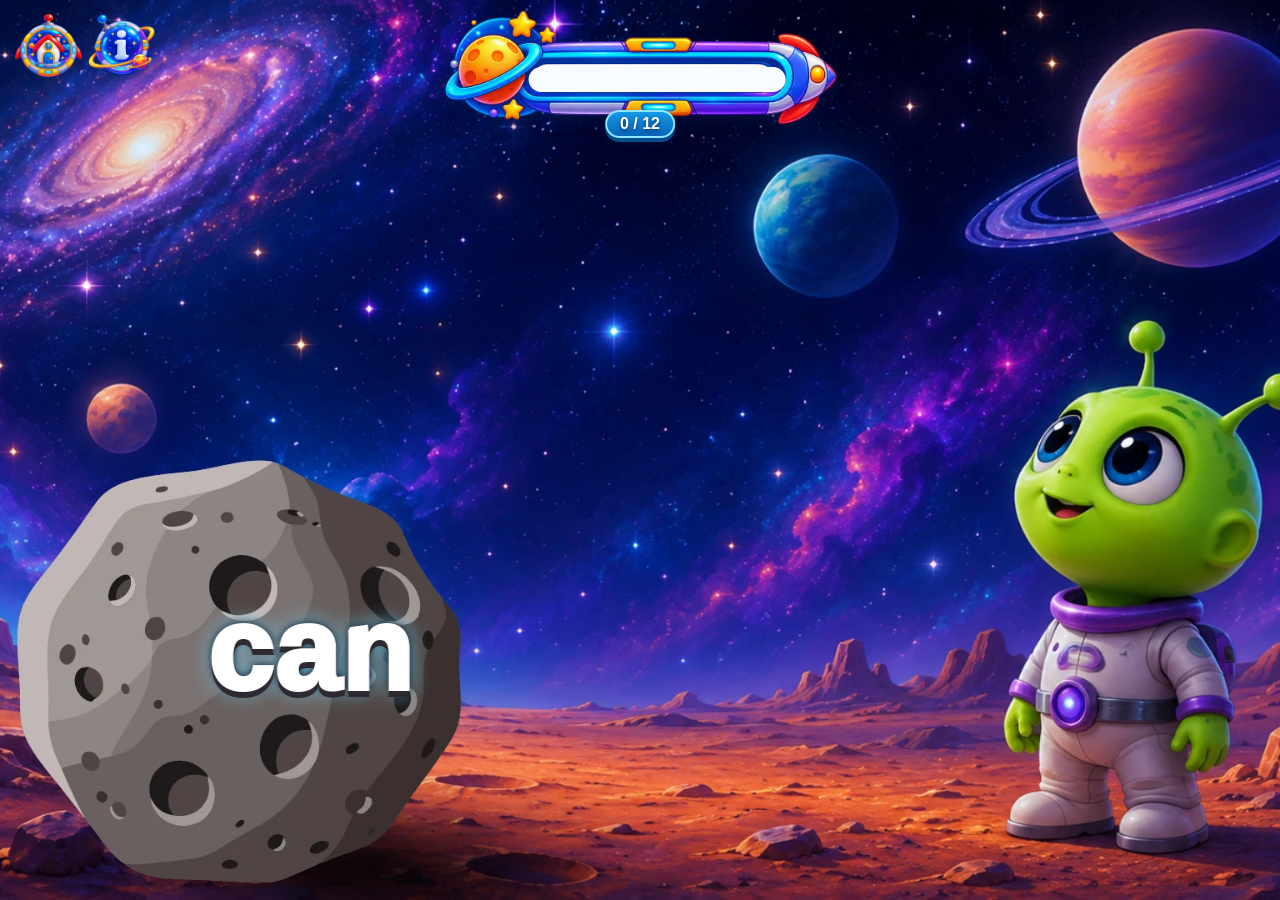
<file: e rockets/index.html>
<!doctype html>
<html lang="en">
<head>
<meta name="robots" content="noindex, nofollow">
<meta charset="utf-8">
<meta name="viewport" content="width=device-width,initial-scale=1,maximum-scale=1,user-scalable=no">
<title>Magic E Rocket</title>
<style>
*{box-sizing:border-box}
html,body{margin:0;width:100%;height:100%;overflow:hidden;background:#07113a;font-family:"Trebuchet MS",Arial,sans-serif}
#game{position:relative;width:100vw;height:100vh;overflow:hidden;background:url("assets/bg.webp") center/cover no-repeat;touch-action:manipulation}
.ui{position:absolute;z-index:30;filter:drop-shadow(0 5px 6px #00184b80);user-select:none;-webkit-user-drag:none}
#home{left:1.2vw;top:1.5vh;width:5.2vw;min-width:52px;max-width:90px;cursor:pointer}
#info{left:6.9vw;top:1.5vh;width:5.2vw;min-width:52px;max-width:90px;cursor:pointer}
#progressWrap{position:absolute;z-index:18;left:50%;top:1.1vh;transform:translateX(-50%);width:min(31vw,520px);aspect-ratio:994/337;background:url("assets/progress.webp") center/contain no-repeat;filter:drop-shadow(0 5px 7px #00184b88)}
#progressTrack{position:absolute;left:21.8%;right:13.2%;top:42.5%;height:18.5%;border-radius:999px;overflow:hidden;background:#f8fbff}
#progressFill{height:100%;width:0;border-radius:999px;background:linear-gradient(90deg,#39ef70,#15bd4c);box-shadow:inset 0 0 8px #087a35;transition:width .55s ease}
#score{position:absolute;z-index:19;left:50%;top:12.2vh;transform:translateX(-50%);color:#fff;font-weight:900;font-size:clamp(16px,1.25vw,23px);text-shadow:0 2px 4px #002b6d;background:linear-gradient(#1599e7,#0867b8);border:2px solid #8de6ff;border-radius:19px;padding:.18em .8em;box-shadow:0 4px 0 #034d8b,0 5px 10px #001b4c66}
#rockWord{position:absolute;z-index:8;left:24.2%;top:72.2%;transform:translate(-50%,-50%);font-weight:1000;font-size:clamp(78px,9.2vw,168px);letter-spacing:.01em;color:#fff;white-space:nowrap;text-shadow:0 6px 0 #2e2930,0 0 10px #080a18,0 0 20px #7fdfff;user-select:none;opacity:1}
#rocket{position:absolute;z-index:12;width:clamp(190px,19vw,340px);left:50.2%;top:-45%;transform:translate(-50%,-50%);cursor:pointer;filter:drop-shadow(0 11px 14px #00123eaa);user-select:none;-webkit-user-drag:none;will-change:top,transform,opacity}
.overlay{position:absolute;inset:0;z-index:60;display:none;align-items:center;justify-content:center;background:#0013349c;backdrop-filter:blur(2px)}
.overlay.show{display:flex}
#infoCard{position:relative;width:min(70vw,760px);aspect-ratio:1/1;background:url("assets/info_panel_ready.webp") center/contain no-repeat;cursor:pointer}
#endCard{position:relative;width:min(70vw,760px);text-align:center}
#endImg{width:100%;display:block;filter:drop-shadow(0 10px 18px #0008)}
#endBtns{position:absolute;inset:0;z-index:4;pointer-events:none}
.endBtn{position:absolute;opacity:0;pointer-events:auto;cursor:pointer;border:0;background:transparent}
#restart{left:27.5%;top:67.5%;width:23%;height:24%}
#endHome{left:53.2%;top:67.5%;width:23%;height:24%}
@media(max-aspect-ratio:1.3/1){
  #rockWord{left:24.5%;top:72%;font-size:clamp(70px,9vw,140px)}
  #rocket{left:50%;width:clamp(180px,20vw,300px)}
  #progressWrap{width:min(42vw,500px)}
  #score{top:13vh}
}
</style>
</head>
<body>
<div id="game">
  <img id="home" class="ui" src="assets/home.webp" alt="Home">
  <img id="info" class="ui" src="assets/info.webp" alt="Info">
  <div id="progressWrap"><div id="progressTrack"><div id="progressFill"></div></div></div>
  <div id="score">0 / 12</div>
  <div id="rockWord">cap</div>
  <img id="rocket" src="assets/rocket.webp" alt="Magic e rocket">
  <div id="infoOverlay" class="overlay"><div id="infoCard" title="Close"></div></div>
  <div id="endOverlay" class="overlay">
    <div id="endCard">
      <img id="endImg" src="assets/end.webp" alt="Well done">
      <div id="endBtns">
        <button class="endBtn" id="restart" aria-label="Restart"></button>
        <button class="endBtn" id="endHome" aria-label="Home"></button>
      </div>
    </div>
  </div>
</div>
<script>
const pairs=[
  ["cap","cape"],["can","cane"],["kit","kite"],["pin","pine"],
  ["fin","fine"],["rid","ride"],["hop","hope"],["cop","cope"],
  ["rob","robe"],["tub","tube"],["cub","cube"],["cut","cute"]
];
const word=document.getElementById("rockWord");
const rocket=document.getElementById("rocket");
const fill=document.getElementById("progressFill");
const score=document.getElementById("score");
const infoOverlay=document.getElementById("infoOverlay");
const endOverlay=document.getElementById("endOverlay");

let order=[],idx=0,state="idle",delayTimer=null,activeAnimation=null;

function shuffle(a){
  for(let i=a.length-1;i>0;i--){
    const j=Math.floor(Math.random()*(i+1));
    [a[i],a[j]]=[a[j],a[i]];
  }
  return a;
}
function stopPending(){
  if(delayTimer){clearTimeout(delayTimer);delayTimer=null}
  if(activeAnimation){activeAnimation.cancel();activeAnimation=null}
}
function tone(freq=660,d=.12,delay=0,type="sine"){
  try{
    const A=window._ac||(window._ac=new (window.AudioContext||window.webkitAudioContext)());
    const o=A.createOscillator(),g=A.createGain();
    o.type=type;o.frequency.value=freq;
    g.gain.setValueAtTime(.0001,A.currentTime+delay);
    g.gain.exponentialRampToValueAtTime(.16,A.currentTime+delay+.015);
    g.gain.exponentialRampToValueAtTime(.0001,A.currentTime+delay+d);
    o.connect(g);g.connect(A.destination);
    o.start(A.currentTime+delay);o.stop(A.currentTime+delay+d+.02);
  }catch(e){}
}
function correctSound(){tone(523,.16,0);tone(659,.16,.11);tone(784,.28,.22)}
function winSound(){[523,659,784,1047].forEach((f,i)=>tone(f,.35,i*.14))}

function fadeInCurrentWord(){
  word.textContent=order[idx][0];
  word.style.opacity="0";
  word.style.filter="blur(5px)";
  word.style.transform="translate(-50%,-50%) scale(.94)";
  const a=word.animate(
    [
      {opacity:0,filter:"blur(5px)",transform:"translate(-50%,-50%) scale(.94)"},
      {opacity:1,filter:"blur(0px)",transform:"translate(-50%,-50%) scale(1)"}
    ],
    {duration:520,easing:"ease-out",fill:"forwards"}
  );
  a.onfinish=()=>{
    word.style.opacity="1";
    word.style.filter="blur(0px)";
    word.style.transform="translate(-50%,-50%) scale(1)";
  };
}

function prepareRound(){
  stopPending();
  state="reading";
  rocket.style.top="-45%";
  rocket.style.transform="translate(-50%,-50%) scale(1)";
  rocket.style.opacity="1";
  fadeInCurrentWord();

  delayTimer=setTimeout(()=>{
    delayTimer=null;
    descendRocket();
  },2000);
}

function descendRocket(){
  if(state!=="reading")return;
  state="descending";
  activeAnimation=rocket.animate(
    [
      {top:"-45%",transform:"translate(-50%,-50%) scale(1)"},
      {top:"70.8%",transform:"translate(-50%,-50%) scale(1)"}
    ],
    {duration:4400,easing:"cubic-bezier(.22,.72,.26,1)",fill:"forwards"}
  );
  activeAnimation.onfinish=()=>{
    activeAnimation=null;
    rocket.style.top="70.8%";
    rocket.style.transform="translate(-50%,-50%) scale(1)";
    state="ready";
  };
}

function launchRocket(){
  if(state!=="ready")return;
  state="launching";
  correctSound();

  word.animate(
    [
      {opacity:1,filter:"blur(0px)",transform:"translate(-50%,-50%) scale(1)"},
      {opacity:0,filter:"blur(8px)",transform:"translate(-50%,-58%) scale(.88)"}
    ],
    {duration:900,easing:"ease-in",fill:"forwards"}
  );

  activeAnimation=rocket.animate(
    [
      {top:"70.8%",transform:"translate(-50%,-50%) scale(1)"},
      {top:"57%",transform:"translate(-50%,-50%) scale(1.03)",offset:.23},
      {top:"15%",transform:"translate(-50%,-50%) scale(.9)",offset:.72},
      {top:"-48%",transform:"translate(-50%,-50%) scale(.72)"}
    ],
    {duration:1550,easing:"cubic-bezier(.35,.05,.72,.42)",fill:"forwards"}
  );

  activeAnimation.onfinish=()=>{
    activeAnimation=null;
    rocket.style.top="-45%";
    rocket.style.transform="translate(-50%,-50%) scale(1)";
    idx++;
    fill.style.width=(idx/order.length*100)+"%";
    score.textContent=idx+" / "+order.length;

    if(idx>=order.length){
      state="finished";
      winSound();
      setTimeout(()=>endOverlay.classList.add("show"),500);
      return;
    }

    state="between";
    setTimeout(()=>prepareRound(),260);
  };
}

function startGame(){
  stopPending();
  order=shuffle(pairs.slice());
  idx=0;
  state="idle";
  fill.style.width="0%";
  score.textContent="0 / "+pairs.length;
  endOverlay.classList.remove("show");
  prepareRound();
}

rocket.addEventListener("click",launchRocket);
rocket.addEventListener("touchend",e=>{e.preventDefault();launchRocket()},{passive:false});
document.getElementById("info").onclick=()=>infoOverlay.classList.add("show");
infoOverlay.addEventListener("click",()=>infoOverlay.classList.remove("show"));
document.getElementById("restart").onclick=startGame;
document.getElementById("home").onclick=()=>{if(history.length>1)history.back();else location.reload()};
document.getElementById("endHome").onclick=()=>{if(history.length>1)history.back();else location.reload()};
startGame();
</script>
</body>
</html>
</file>
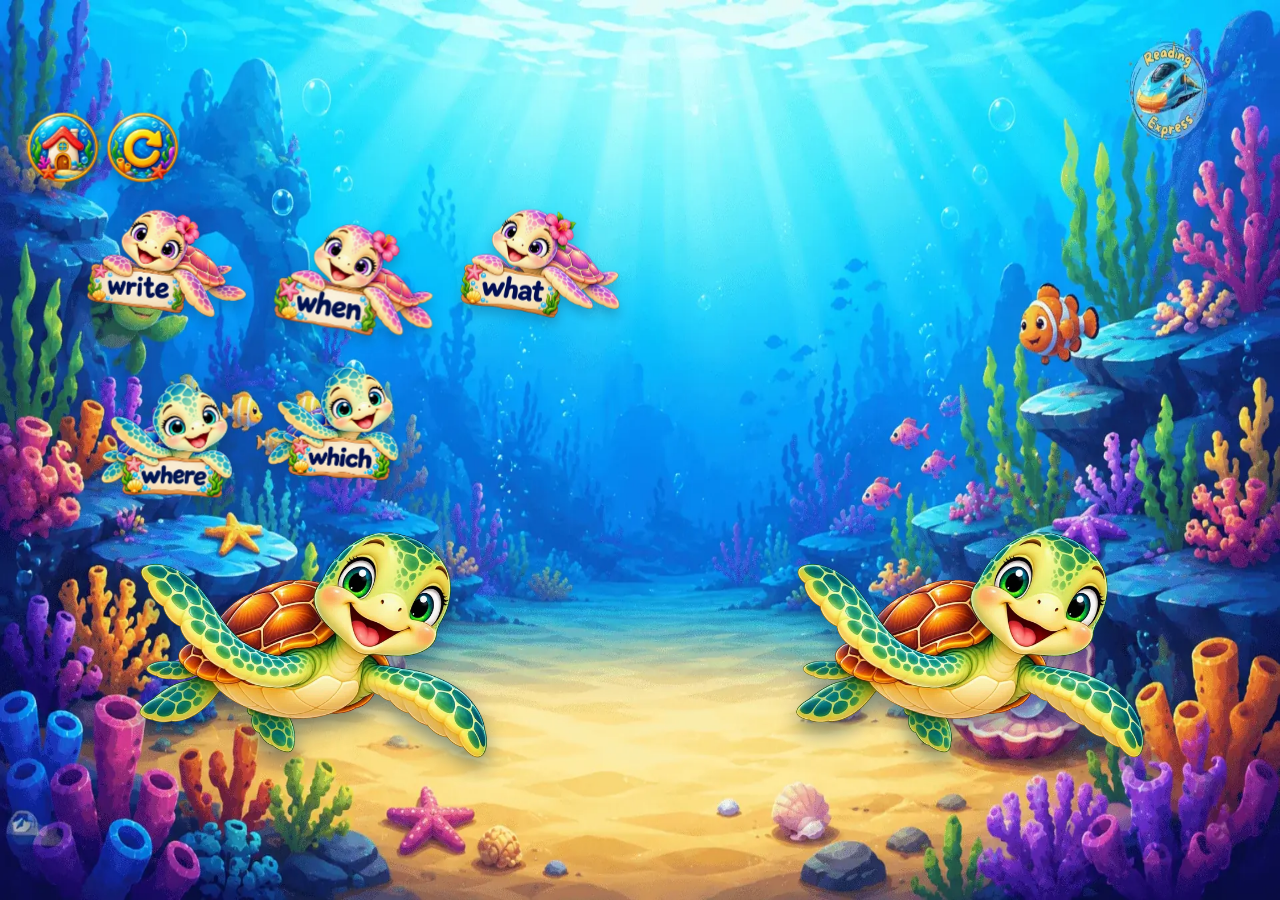
<file: turtle-wr-wh/index.html>
<!doctype html>
<html lang="en"><head>
<meta name="robots" content="noindex, nofollow">
<meta charset="utf-8" />
<meta name="viewport" content="width=device-width,initial-scale=1,maximum-scale=1,viewport-fit=cover" />
<title>Turtle Sound Sort – Reading Express</title>
<style>
:root{--stage-w:1920;--stage-h:1080}
*{box-sizing:border-box}
html,body{width:100%;height:100%;margin:0;overflow:hidden;background:#062e61;user-select:none;-webkit-user-select:none;overscroll-behavior:none;-webkit-tap-highlight-color:transparent}
#background{position:fixed;inset:0;width:100%;height:100%;background:url("assets/ocean.webp") center center / 100% 100% no-repeat;pointer-events:none}
#viewport{position:fixed;inset:0;overflow:hidden}
#stage{width:1920px;height:1080px;position:absolute;left:50%;top:50%;transform-origin:center center}
#pool,#mothers{position:absolute;inset:0}
.mom{position:absolute;width:530px;height:425px;border:0;background:transparent;padding:0;cursor:pointer;z-index:5;transform:translate(-50%,-50%);outline:none;touch-action:manipulation}
.mom img{width:100%;height:100%;object-fit:contain;pointer-events:none;filter:drop-shadow(0 16px 15px #07376277);transition:transform .23s ease,filter .23s ease}
.mom:hover img{transform:translateY(-7px) rotate(-2deg) scale(1.035);filter:drop-shadow(0 18px 22px #093d6599)}
.mom:active img,.mom.sound img{animation:momWiggle .58s ease}
@keyframes momWiggle{0%,100%{transform:rotate(0)}25%{transform:rotate(-5deg) scale(1.04)}60%{transform:rotate(4deg) scale(1.04)}}
#mom-r{left:470px;top:832px}#mom-w{left:1455px;top:832px}
.mom.glow img{filter:drop-shadow(0 0 25px rgba(163,255,193,.9)) drop-shadow(0 12px 15px #06387366)}
.baby{position:absolute;width:240px;height:172px;left:0;top:0;border:0;padding:0;background:transparent;transform:translate(-50%,-50%);z-index:9;cursor:grab;touch-action:none;will-change:left,top;outline:none}
.baby .art{display:block;width:100%;height:100%;object-fit:contain;pointer-events:none;filter:drop-shadow(0 10px 9px #09345b4c);animation:bob var(--bobdur,4s) ease-in-out infinite;animation-delay:var(--bobdelay,0s)}
.baby.dragging{cursor:grabbing;z-index:50}
.baby.dragging .art{animation:none;transform:scale(1.09);filter:drop-shadow(0 22px 16px #032b5680)}
.baby.settled{width:107px;height:84px;cursor:default;z-index:12;pointer-events:none}
.baby.settled .art{animation:miniBob 3.8s ease-in-out infinite;filter:drop-shadow(0 4px 5px #05315e5f)}
.baby.no-motion{transition:none!important}
@keyframes bob{0%,100%{transform:translateY(-7px) rotate(-2deg)}50%{transform:translateY(7px) rotate(2deg)}}
@keyframes miniBob{0%,100%{transform:translateY(0)}50%{transform:translateY(-4px)}}
.baby.bounced .art{animation:bad .32s ease-in-out}
@keyframes bad{0%,100%{transform:rotate(0)}35%{transform:rotate(-7deg)}70%{transform:rotate(6deg)}}
@media(prefers-reduced-motion:reduce){.baby .art{animation:none!important}.mom img{transition:none!important}}

#buttons{position:absolute;top:32px;left:40px;z-index:120;display:flex;gap:12px;pointer-events:none}
.ui-button{position:relative;width:108px;height:108px;padding:0;border:0;background:transparent;outline:0;cursor:pointer;touch-action:manipulation;pointer-events:auto;-webkit-tap-highlight-color:transparent}
.ui-button img{display:block;width:100%;height:100%;object-fit:contain;pointer-events:none;filter:drop-shadow(0 8px 10px #062b5b66);transition:transform .2s ease,filter .2s ease}
.ui-button:hover img,.ui-button:focus-visible img{transform:translateY(-8px) rotate(-4deg) scale(1.05);filter:drop-shadow(0 12px 13px #072c5c88)}
.ui-button:active img{transform:translateY(2px) scale(.96)}
.mom{z-index:5}
#pool{pointer-events:none}
#win-screen{position:absolute;inset:0;display:none;z-index:200;align-items:center;justify-content:center;background:rgba(1,26,69,.47);backdrop-filter:blur(4px)}
#win-screen.visible{display:flex;animation:winFade .5s ease-out}
#win-panel{position:relative;width:760px;height:535px;display:flex;align-items:center;justify-content:center}
#win-panel>img{width:100%;height:100%;object-fit:contain;filter:drop-shadow(0 22px 28px #01204488);animation:winPop .65s cubic-bezier(.2,1.3,.35,1) both}
.win-hit{position:absolute;border:0;background:transparent;cursor:pointer;bottom:0;height:125px;width:140px;border-radius:50%;touch-action:manipulation}
.win-hit:hover{filter:drop-shadow(0 0 9px white);transform:scale(1.06)}
#win-home{left:28%}#win-restart{right:26%}
@keyframes winFade{from{opacity:0}to{opacity:1}}
@keyframes winPop{from{transform:scale(.6) translateY(55px);opacity:0}to{transform:scale(1);opacity:1}}
.baby{pointer-events:auto}
</style></head><body>
<div id="background"></div>
<main id="viewport" aria-label="Sort turtles by the beginning sound">
<div id="stage">
<div id="mothers">
<button class="mom" id="mom-r" type="button" aria-label="Listen to /r/"><img src="assets/mom_r.webp" draggable="false" alt="Mother turtle /r/" /></button>
<button class="mom" id="mom-w" type="button" aria-label="Listen to /w/"><img src="assets/mom_w.webp" draggable="false" alt="Mother turtle /w/" /></button>
</div>
<div id="pool"></div>
<div id="buttons">
<button type="button" class="ui-button" id="home-button" title="Home" aria-label="Home"><img src="assets/ui/restart.webp" alt="" draggable="false" /></button>
<button type="button" class="ui-button" id="restart-button" title="Restart" aria-label="Restart"><img src="assets/ui/home.webp" alt="" draggable="false" /></button>
</div>
</div><div id="win-screen" role="dialog" aria-label="Well Done! You sorted all eleven turtles!" aria-modal="true"><div id="win-panel"><img src="assets/ui/well_done.webp" alt="Well Done!" draggable="false"/><button id="win-home" class="win-hit" title="Home" aria-label="Home"></button><button id="win-restart" class="win-hit" title="Restart" aria-label="Restart"></button></div></div></main>
<script>
'use strict';
const KIDS=[{"src":"assets/babies/kid_02.webp","word":"write","group":"r","fromSide":"right"},{"src":"assets/babies/kid_03.webp","word":"when","group":"w","fromSide":"right"},{"src":"assets/babies/kid_04.webp","word":"what","group":"w","fromSide":"right"},{"src":"assets/babies/kid_05.webp","word":"wrist","group":"r","fromSide":"right"},{"src":"assets/babies/kid_06.webp","word":"whale","group":"w","fromSide":"right"},{"src":"assets/babies/kid_07.webp","word":"which","group":"w","fromSide":"left"},{"src":"assets/babies/kid_08.webp","word":"written","group":"r","fromSide":"left"},{"src":"assets/babies/kid_09.webp","word":"where","group":"w","fromSide":"left"},{"src":"assets/babies/kid_10.webp","word":"wrestle","group":"r","fromSide":"left"},{"src":"assets/babies/kid_11.webp","word":"wheat","group":"w","fromSide":"left"},{"src":"assets/babies/kid_12.webp","word":"wrap","group":"r","fromSide":"left"}];
// WR begins with the /r/ sound; WH words in this set begin with /w/.
function soundForWord(word){
  const normalized=word.trim().toLowerCase();
  if(normalized.startsWith('wr'))return 'r';
  if(normalized.startsWith('wh'))return 'w';
  throw new Error('Unexpected turtle word: '+word);
}
for(const kid of KIDS){if(kid.group!==soundForWord(kid.word))throw new Error('Incorrect phonics mapping: '+kid.word)}
const SW=1920,SH=1080;
const stage=document.querySelector('#stage');
const pool=document.querySelector('#pool');
const mom={r:document.querySelector('#mom-r'),w:document.querySelector('#mom-w')};
const audio={r:new Audio('assets/audio/r.mp3'),w:new Audio('assets/audio/w.mp3'),right:new Audio('assets/audio/right.mp3'),wrong:new Audio('assets/audio/wrong.mp3'),winning:new Audio('assets/audio/winning.mp3')};
Object.values(audio).forEach(a=>{a.preload='auto';a.volume=.92});
function play(which){const a=audio[which];try{a.pause();a.currentTime=0;const p=a.play();if(p&&p.catch)p.catch(()=>{});}catch(e){}}
function fit(){const k=Math.min(innerWidth/SW,innerHeight/SH);stage.style.transform=`translate(-50%,-50%) scale(${k})`}
addEventListener('resize',fit);fit();
function mapPoint(x,y){const rect=stage.getBoundingClientRect();return{x:(x-rect.left)*SW/rect.width,y:(y-rect.top)*SH/rect.height}}
function distance(a,b){return Math.hypot(a.x-b.x,a.y-b.y)}
const laneTargets={
 right:[
  {x:250,y:260},
  {x:530,y:285},
  {x:810,y:260},
  {x:1090,y:285},
  {x:1370,y:260}
 ],
 left:[
  {x:250,y:525},
  {x:500,y:500},
  {x:750,y:525},
  {x:1000,y:500},
  {x:1250,y:525},
  {x:1500,y:500}
 ]
};
const motherPos={r:{x:470,y:832},w:{x:1455,y:832}};
// Dock near the INNER/UPPER SIDE of each mother (marked in the user's screenshot).
// Multiple babies form neat rows, never float above the mothers' heads.
const dockOffsets={
 r:[[-170,-118],[-130,-160],[-72,-193],[-4,-210],[66,-205]],
 w:[[-66,-206],[2,-211],[70,-194],[128,-161],[168,-120],[176,-62]]
};
const items=[];
let collected={r:0,w:0};
const winScreen=document.querySelector("#win-screen");
let generation=0;
let timers=[];
function schedule(fn,delay){const t=setTimeout(fn,delay);timers.push(t);return t}
function shuffle(list){const a=list.slice();for(let i=a.length-1;i>0;i--){const j=Math.floor(Math.random()*(i+1));[a[i],a[j]]=[a[j],a[i]];}return a}
function setXY(o,x,y){o.x=x;o.y=y;o.el.style.left=x+'px';o.el.style.top=y+'px'}
function createBaby(kid,target,delay,gen){
 if(!target) throw new Error(`Missing target lane for ${kid.word}`);
 const el=document.createElement('button');el.className='baby';el.type='button';
 el.setAttribute('aria-label',kid.word+', drag to matching mother turtle');
 const img=document.createElement('img');img.className='art';img.src=kid.src;img.alt=kid.word;img.draggable=false;
 img.style.setProperty('--bobdur',(3.6+Math.random()*1.3).toFixed(2)+'s');
 img.style.setProperty('--bobdelay',(-Math.random()*2).toFixed(2)+'s');
 el.append(img);pool.append(el);
 const startX=kid.fromSide==='right'?2090:-170;
 const o={kid,el,x:startX,y:target.y,home:target,dragging:false,settled:false,pointer:null,arrived:false};
 items.push(o);setXY(o,startX,target.y);
 // The two directions form parallel, non-overlapping swimming lanes.
 // All turtles swim head first at the same slow horizontal speed.
 const seconds=Math.abs(startX-target.x)/175;
 // Commit the off-screen starting position before applying the transition.
 void el.offsetWidth;
 schedule(()=>{
   if(gen!==generation||o.dragging||o.settled)return;
   el.style.transition='left '+seconds.toFixed(2)+'s linear,top '+seconds.toFixed(2)+'s linear';
   setXY(o,target.x,target.y);
   schedule(()=>{if(gen===generation)o.arrived=true},seconds*1000+80)
 },delay);
 el.addEventListener('pointerdown',ev=>beginDrag(ev,o));
 return o;
}
function startGame(){
 generation++;
 for(const t of timers)clearTimeout(t);timers=[];
 pool.replaceChildren();items.length=0;
 collected={r:0,w:0};
 winScreen.classList.remove("visible");
 for(const a of Object.values(audio)){a.pause();a.currentTime=0}
 const gen=generation;
 // Keep appearance direction consistent with the source art:
 // turtles facing left always swim in from the right, and turtles facing right always swim in from the left.
 const fromRight=shuffle(KIDS.filter(k=>k.fromSide==="right"));
 const fromLeft=shuffle(KIDS.filter(k=>k.fromSide==="left"));
 fromRight.forEach((kid,i)=>createBaby(kid,laneTargets.right[i],i*600,gen));
 fromLeft.forEach((kid,i)=>createBaby(kid,laneTargets.left[i],i*600+260,gen));
}
function beginDrag(ev,o){
 if(o.settled||ev.button!==0||!o.arrived)return;
 ev.preventDefault();
 o.dragging=true;o.pointer=ev.pointerId;
 // Use current rendered position to prevent jumps.
 const rect=o.el.getBoundingClientRect();
 const c=mapPoint(rect.left+rect.width/2,rect.top+rect.height/2);
 o.el.style.transition='none';setXY(o,c.x,c.y);
 o.el.classList.add('dragging');o.el.setPointerCapture(ev.pointerId);
 const p=mapPoint(ev.clientX,ev.clientY);o.grabDx=o.x-p.x;o.grabDy=o.y-p.y;
}
pool.addEventListener('pointermove',ev=>{
 const o=items.find(k=>k.dragging&&k.pointer===ev.pointerId);if(!o)return;
 ev.preventDefault();const p=mapPoint(ev.clientX,ev.clientY);
 setXY(o,Math.max(48,Math.min(1872,p.x+o.grabDx)),Math.max(70,Math.min(1020,p.y+o.grabDy)));
});
function finishDrag(ev){
 const o=items.find(k=>k.dragging&&k.pointer===ev.pointerId);if(!o)return;
 o.dragging=false;o.el.classList.remove('dragging');o.pointer=null;
 const releasedAt=mapPoint(ev.clientX,ev.clientY);
 let candidate=null,nearest=Infinity;
 for(const key of ['r','w']){
   const d=Math.min(distance(releasedAt,motherPos[key]),distance(o,motherPos[key]));
   if(d<nearest){nearest=d;candidate=key}
 }
 if(nearest<305){
   if(candidate===soundForWord(o.kid.word)){
     const index=collected[candidate]++;
     const [dx,dy]=dockOffsets[candidate][index];
     o.settled=true;o.el.classList.add('settled');
     o.el.style.transition='left .75s cubic-bezier(.17,.8,.25,1),top .75s cubic-bezier(.17,.8,.25,1),width .75s ease,height .75s ease';
     setXY(o,motherPos[candidate].x+dx,motherPos[candidate].y+dy);
     play('right');mom[candidate].classList.add('glow');
     const gen=generation;schedule(()=>{if(gen===generation)mom[candidate].classList.remove('glow')},650);
     if(collected.r+collected.w===KIDS.length){
       schedule(()=>{if(gen===generation){winScreen.classList.add('visible');play('winning');}},1100);
     }
   }else{
     play('wrong');o.el.classList.add('bounced');
     o.el.style.transition='left .82s cubic-bezier(.18,.82,.2,1),top .82s cubic-bezier(.18,.82,.2,1)';
     setXY(o,o.home.x,o.home.y);
     const gen=generation;schedule(()=>{if(gen===generation)o.el.classList.remove('bounced')},460);
   }
 }else{
   o.el.style.transition='left .58s ease-out,top .58s ease-out';
   setXY(o,o.home.x,o.home.y);
 }
}
pool.addEventListener('pointerup',finishDrag);
pool.addEventListener('pointercancel',finishDrag);
for(const group of ['r','w']){
 mom[group].addEventListener('click',()=>{
   play(group);mom[group].classList.remove('sound');void mom[group].offsetWidth;mom[group].classList.add('sound');
 });
 mom[group].addEventListener('animationend',()=>mom[group].classList.remove('sound'));
}
document.getElementById('restart-button').addEventListener('click',startGame);
function goHome(){
 // An embedded game can be closed by its hosting page if it supports this signal.
 if(window.parent!==window)window.parent.postMessage({type:'readingexpress:home'},'*');
 if(document.referrer&&window.history.length>1){window.history.back();return;}
 window.location.href='https://www.readingexpress.ru/';
}
document.getElementById('home-button').addEventListener('click',goHome);
document.getElementById('win-home').addEventListener('click',goHome);
document.getElementById('win-restart').addEventListener('click',startGame);
startGame();
</script></body></html>
</file>
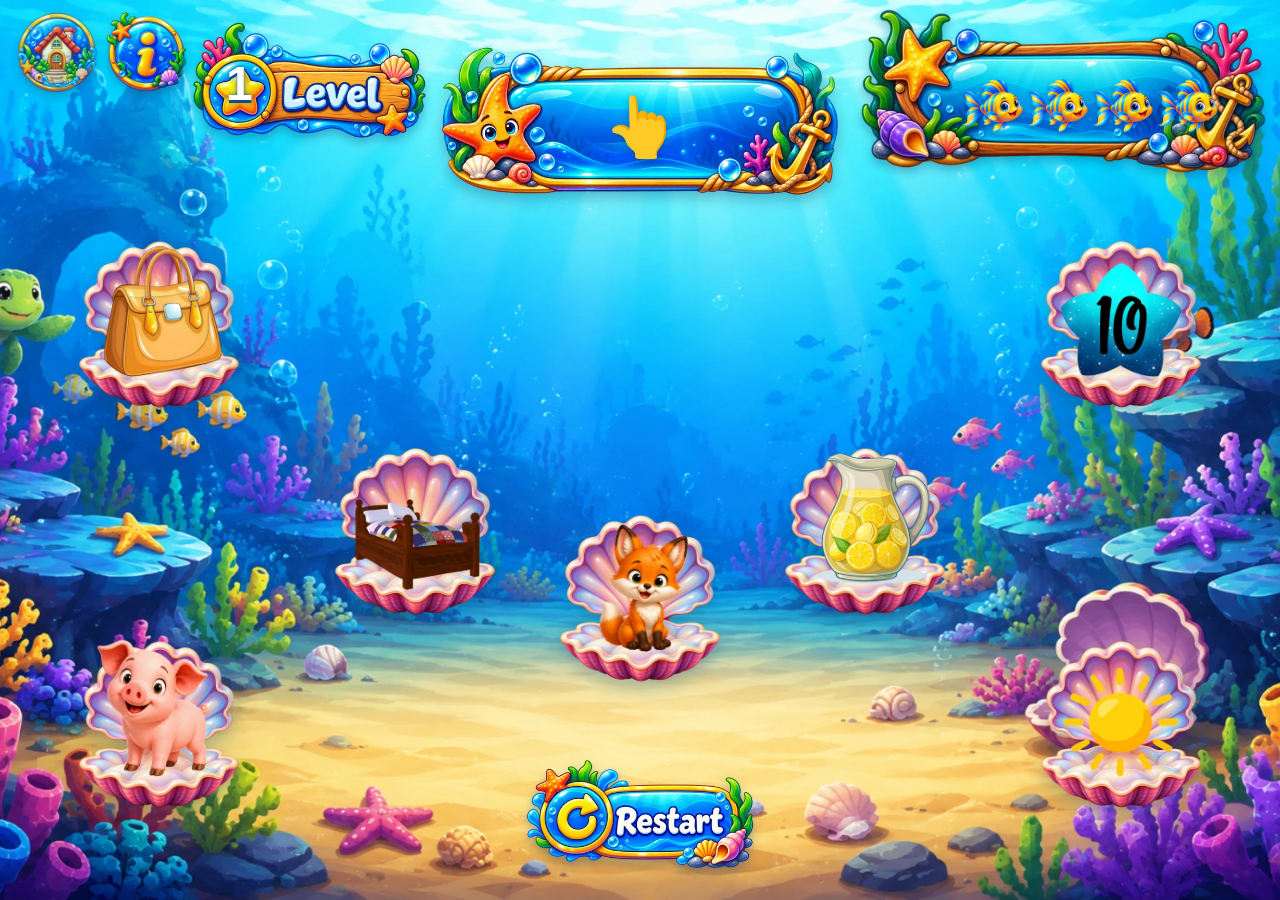
<file: cvc read and find/cvc_sea_read_find_3_levels_final/index.html>
<!doctype html><html lang="ru"><head><meta name="robots" content="noindex, nofollow"><meta charset="utf-8"><meta name="viewport" content="width=device-width,initial-scale=1,viewport-fit=cover"><title>CVC Sea World — Read & Find</title><link rel="stylesheet" href="style.css"></head><body>
<main class="game"><img class="bg" src="assets/images/background.webp" alt="">
<div class="top-left"><button class="image-btn home-btn" aria-label="Home" aria-disabled="true"><img src="assets/images/home-button.webp" alt=""></button><button class="image-btn info-btn" id="infoBtn" aria-label="Информация"><img src="assets/images/info-button.webp" alt=""></button></div>
<div class="level-display"><img src="assets/images/level-button.webp" alt="Level"><strong id="levelNumber">1</strong></div>
<div class="lives-display"><img class="lives-bg" src="assets/images/lives-panel.webp" alt=""><div id="fishLives" class="fish-row"></div></div>
<button id="wordButton" class="word-panel" aria-label="Показать слово"><img src="assets/images/word-panel.webp" alt=""><span id="wordHint" class="tap-hand" aria-hidden="true">👆</span><strong id="wordText"></strong></button>
<div id="shellBoard" class="shell-board"></div><div id="completeRibbon" class="complete" hidden>LEVEL COMPLETE!</div>
<nav class="controls"><button id="backBtn" class="arrow-image back-arrow" aria-label="Предыдущий уровень" title="Предыдущий уровень" hidden><img src="assets/images/back-arrow.webp" alt=""></button><button id="restartBtn" class="restart-image"><img src="assets/images/restart-button.webp" alt="Restart"></button><button id="nextBtn" class="arrow-image next-arrow" aria-label="Следующий уровень" title="Следующий уровень" hidden><img src="assets/images/next-arrow.webp" alt=""></button></nav>
<div class="overlay" id="infoModal"><div class="shade"></div><div class="info-card"><img src="assets/images/info-frame.webp" alt=""><div class="info-copy"><h1>Как играть</h1><p>Нажми на морскую табличку и прочитай слово.</p><p>Найди ракушку с подходящей картинкой и нажми на неё.</p><p>Если ответ правильный, ракушка исчезнет.</p><p>За ошибку теряется одна рыбка. Всего у тебя 4 попытки.</p><p>Пройди все 3 уровня!</p></div><button id="closeInfo" class="close-info" aria-label="Закрыть">×</button></div></div>
<div class="overlay" id="endModal"><div class="shade"></div><div class="result-card"><h1>AMAZING!</h1><p>Ты прошёл все 3 уровня!</p><button id="againBtn" class="restart-text">ИГРАТЬ СНАЧАЛА</button></div></div>
<div class="overlay" id="loseModal"><div class="shade"></div><div class="result-card"><h1>TRY AGAIN!</h1><p>Рыбки закончились.</p><button id="loseRestartBtn" class="restart-text">RESTART</button></div></div>
</main><script src="script.js"></script></body></html>
</file>
<file: cvc read and find/cvc_sea_read_find_3_levels_final/style.css>
*{box-sizing:border-box}html,body{margin:0;width:100%;height:100%;overflow:hidden;background:#087db6;font-family:"Trebuchet MS",Arial,sans-serif}button{font:inherit}.game{position:fixed;inset:0;overflow:hidden;user-select:none}.bg{position:absolute;inset:0;width:100%;height:100%;object-fit:cover}.image-btn{padding:0;border:0;background:none;cursor:pointer}.image-btn img{display:block;width:100%;height:100%;object-fit:contain}.top-left{position:absolute;z-index:40;top:12px;left:16px;display:flex;gap:8px}.home-btn,.info-btn{width:82px;height:82px;filter:drop-shadow(0 5px 5px #003b6655)}.home-btn{cursor:default;opacity:.88}.info-btn:hover{transform:scale(1.04)}
.level-display{position:absolute;z-index:35;top:10px;left:15%;width:235px}.level-display img{width:100%;display:block;filter:drop-shadow(0 5px 5px #003b6655)}.level-display strong{position:absolute;left:20.2%;top:47%;transform:translate(-50%,-50%);font-size:48px;line-height:1;color:#fff;text-shadow:0 3px 0 #0a4d9d,0 0 5px #0a4d9d}
.lives-display{position:absolute;z-index:35;right:14px;top:8px;width:405px}.lives-bg{width:100%;display:block;filter:drop-shadow(0 5px 5px #003b6655)}.fish-row{position:absolute;left:24%;right:11%;top:34%;bottom:18%;display:flex;align-items:center;justify-content:center;gap:2px}.life-fish{width:24%;height:100%;object-fit:contain;filter:drop-shadow(0 2px 2px #003d6655);transition:.2s}.life-fish.lost{opacity:.12;filter:grayscale(1);transform:scale(.7)}
.word-panel{position:absolute;z-index:32;left:50%;top:7px;transform:translateX(-50%);width:410px;padding:0;border:0;background:none;cursor:pointer;color:white;filter:drop-shadow(0 6px 7px #003b6655)}.word-panel>img{width:100%;display:block}.word-panel span,.word-panel strong{position:absolute;left:50%;top:50%;transform:translate(-50%,-50%);font-weight:1000;text-shadow:0 4px 0 #075a98,0 0 5px #075a98}.word-panel .tap-hand{font-size:58px;line-height:1;text-shadow:0 4px 8px #003b6666;animation:tapHint .85s ease-in-out infinite;transform:translate(-50%,-42%)}.word-panel .tap-hand[hidden]{display:none}.word-panel strong{display:none;font-size:58px}.word-panel.revealed .tap-hand{display:none}.word-panel.revealed strong{display:block}@keyframes tapHint{50%{transform:translate(-50%,-34%) scale(.92)}}.word-panel:hover{transform:translateX(-50%) scale(1.02)}
.shell-board{position:absolute;inset:0;z-index:12}.shell-zone{position:absolute;width:190px;aspect-ratio:1}.shell-card{width:100%;height:100%;padding:0;border:0;background:transparent;cursor:pointer}.shell-card img{width:100%;height:100%;object-fit:contain;filter:drop-shadow(0 7px 9px #004b7850)}.shell-card:hover{transform:translateY(-3px) scale(1.04)}.shell-zone.correct{pointer-events:none}.shell-zone.correct .shell-card{animation:away .55s forwards}@keyframes away{40%{transform:scale(1.12) rotate(-3deg)}100%{transform:scale(.1) rotate(12deg);opacity:0}}.shell-zone.wrong .shell-card{animation:shake .35s}@keyframes shake{25%{transform:translateX(-9px) rotate(-2deg)}50%{transform:translateX(9px) rotate(2deg)}75%{transform:translateX(-5px)}}
.pos-0{left:5%;top:25%}.pos-1{left:25%;top:48%}.pos-2{left:5%;bottom:9%}.pos-3{left:50%;bottom:23%;transform:translateX(-50%)}.pos-4{right:25%;top:48%}.pos-5{right:5%;top:25%}.pos-6{right:5%;bottom:9%}
.controls{position:absolute;z-index:45;inset:0;pointer-events:none}.restart-image{pointer-events:auto;position:absolute;left:50%;bottom:4px;transform:translateX(-50%);width:230px;padding:0;border:0;background:none;cursor:pointer;filter:drop-shadow(0 5px 5px #003b6655)}.restart-image img{width:100%;display:block}.restart-image:hover{transform:translateX(-50%) scale(1.03)}.arrow-image{pointer-events:auto;position:absolute;bottom:9px;width:112px;height:112px;padding:0;border:0;background:none;cursor:pointer;filter:drop-shadow(0 6px 7px #003b6677);transition:.14s}.arrow-image img{display:block;width:100%;height:100%;object-fit:contain}.arrow-image.back-arrow{left:calc(50% - 300px)}.arrow-image.next-arrow{right:calc(50% - 300px)}.arrow-image:hover{transform:translateY(-3px) scale(1.05)}.arrow-image:active{transform:translateY(2px) scale(.97)}.arrow-image.pulse{animation:pulse 1.2s infinite}@keyframes pulse{50%{transform:scale(1.07);filter:brightness(1.1)}}
.complete{position:absolute;z-index:34;left:50%;top:25%;transform:translateX(-50%);padding:10px 22px;border-radius:22px;border:4px solid #ffe16a;background:linear-gradient(#4ae8ff,#087fc4);color:#fff;font-size:27px;font-weight:1000;text-shadow:0 3px #075b7d;box-shadow:0 6px 14px #003b6655}
.overlay{position:absolute;inset:0;z-index:100;display:grid;place-items:center;visibility:hidden;opacity:0;pointer-events:none;transition:.18s}.overlay.open{visibility:visible;opacity:1;pointer-events:auto}.shade{position:absolute;inset:0;background:#003c7280;backdrop-filter:blur(2px)}.info-card{position:relative;z-index:2;width:min(680px,82vh);aspect-ratio:1}.info-card>img{width:100%;height:100%;object-fit:contain;display:block;filter:drop-shadow(0 15px 25px #002b4d88)}.info-copy{position:absolute;left:17%;right:17%;top:20%;bottom:18%;display:flex;flex-direction:column;align-items:center;justify-content:center;text-align:center;color:#164c68}.info-copy h1{margin:0 0 16px;color:#087bb3;font-size:42px}.info-copy p{margin:6px 0;font-size:20px;line-height:1.25;font-weight:800}.close-info{position:absolute;right:12%;top:11%;width:48px;height:48px;border-radius:50%;border:3px solid #fff4a5;background:linear-gradient(#ff8ebf,#db3f8d);color:white;font-size:34px;font-weight:900;cursor:pointer;box-shadow:0 4px 0 #8b2765}.result-card{position:relative;z-index:2;width:min(560px,80vw);padding:38px;text-align:center;border:6px solid #ffe16a;border-radius:36px;background:linear-gradient(#4be8ff,#0b8ecb);color:white;box-shadow:0 15px 30px #002b4d88}.result-card h1{font-size:48px;margin:0 0 12px}.result-card p{font-size:24px}.restart-text{margin-top:10px;padding:13px 26px;border-radius:28px;border:4px solid #ffe16a;background:linear-gradient(#36dff4,#087ec0);color:#fff;font-weight:1000;font-size:20px;cursor:pointer;box-shadow:0 5px 0 #075a86}
@media(max-width:1050px),(max-height:700px){.home-btn,.info-btn{width:60px;height:60px}.level-display{width:175px;left:15%}.level-display strong{font-size:35px}.lives-display{width:315px}.word-panel{width:310px}.word-panel .tap-hand{font-size:44px}.word-panel strong{font-size:44px}.shell-zone{width:145px}.pos-0,.pos-5{top:24%}.pos-1,.pos-4{top:47%}.pos-2,.pos-6{bottom:10%}.pos-3{bottom:25%}.restart-image{width:180px}.arrow-image{width:82px;height:82px;bottom:5px}.arrow-image.back-arrow{left:calc(50% - 235px)}.arrow-image.next-arrow{right:calc(50% - 235px)}.complete{font-size:20px;top:24%}.info-card{width:min(590px,84vh)}.info-copy h1{font-size:32px}.info-copy p{font-size:15px}}
</file>
